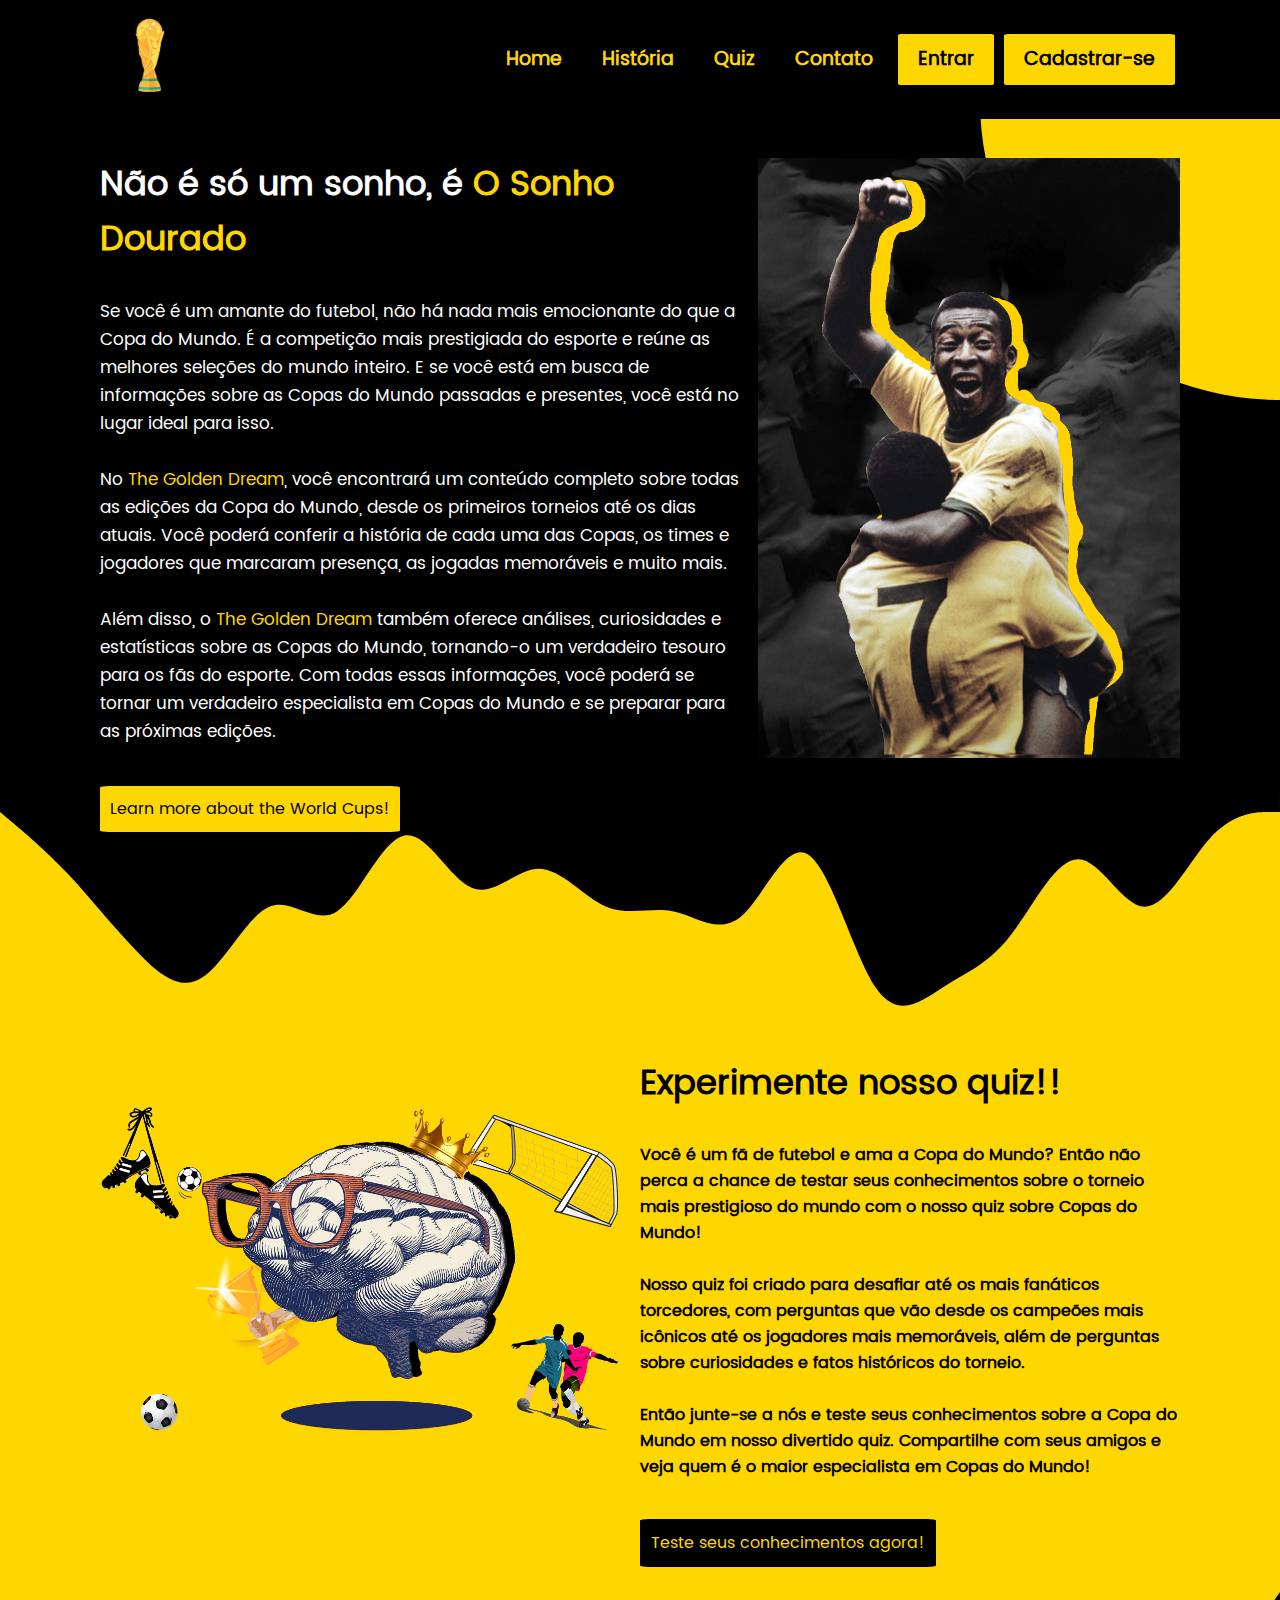
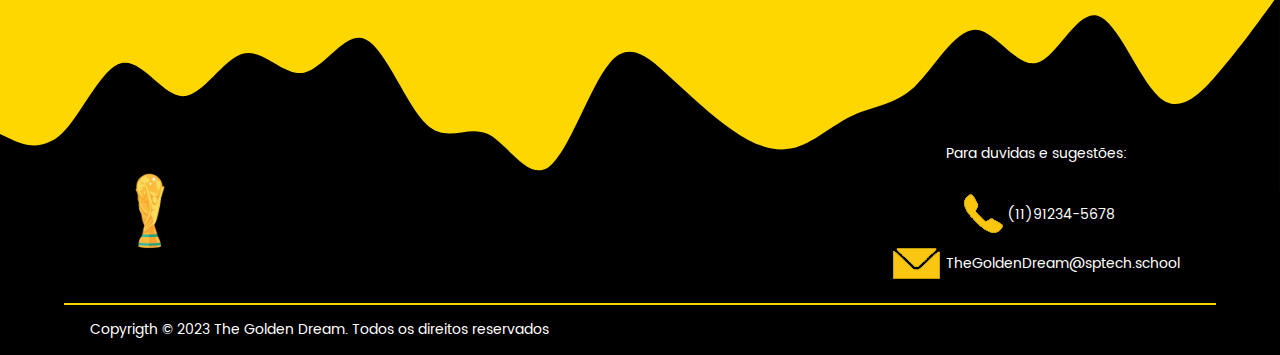
<file: HomePage/index.html>
<!DOCTYPE html>
<html lang="en">

<head>
    <meta charset="UTF-8">
    <meta http-equiv="X-UA-Compatible" content="IE=edge">
    <meta name="viewport" content="width=device-width, initial-scale=1.0">
    <title>The Golden Dream</title>
    <link rel="stylesheet" href="style.css">
</head>

<body>
    <header>
        <div class="logo">
            <a href="#" class="image">
                <img src="./img/logo.png" style="max-width: 100px;">
            </a>
        </div>
        <ul>
            <li><a href="#">Home</a></li>
            <li><a href="#">História</a></li>
            <li><a href="#">Quiz</a></li>
            <li><a href="#">Contato</a></li>
            <li><a href="#" id="Sign_In">Entrar</a>
            <li><a href="#" id="Sign_In">Cadastrar-se</a></li>

        </ul>
    </header>
    <section class="homeContainer">
        <div class="circle"></div>
        <div class="content">
            <div class="textBox">
                <div class="tittle">
                    <h2>Não é só um sonho, é <span>O Sonho Dourado</span></h2>
                </div>
                <div class="body">
                    <p>
                        Se você é um amante do futebol, não há nada mais emocionante do que a Copa do Mundo. É a
                        competição mais prestigiada do esporte e reúne as melhores seleções do mundo inteiro. E se você
                        está em busca de informações sobre as Copas do Mundo passadas e presentes, você está no lugar
                        ideal para isso. <br><br>

                        No <span>The Golden Dream</span>, você encontrará um conteúdo completo sobre todas as edições da
                        Copa do Mundo, desde os primeiros torneios até os dias atuais. Você poderá conferir a história
                        de cada uma das Copas, os times e jogadores que marcaram presença, as jogadas memoráveis e muito
                        mais. <br><br>

                        Além disso, o <span>The Golden Dream</span> também oferece análises, curiosidades e estatísticas
                        sobre as Copas do Mundo, tornando-o um verdadeiro tesouro para os fãs do esporte. Com todas
                        essas informações, você poderá se tornar um verdadeiro especialista em Copas do Mundo e se
                        preparar para as próximas edições. <br>

                    </p>
                </div>
                <div class="button">
                    <a href="#">Learn more about the World Cups!</a>
                </div>
            </div>
            <div class="image"><img src="./img/peléGarricha.png" style="max-height: 600px;">
            </div>
        </div>
    </section>
    <div class="waves">
        <svg xmlns="http://www.w3.org/2000/svg" viewBox="0 0 1440 320">
            <path fill="" fill-opacity="1"
                d="M0,64L12.6,74.7C25.3,85,51,107,76,133.3C101.1,160,126,192,152,218.7C176.8,245,202,267,227,250.7C252.6,235,278,181,303,170.7C328.4,160,354,192,379,176C404.2,160,429,96,455,90.7C480,85,505,139,531,149.3C555.8,160,581,128,606,128C631.6,128,657,160,682,170.7C707.4,181,733,171,758,176C783.2,181,808,203,834,181.3C858.9,160,884,96,909,112C934.7,128,960,224,985,261.3C1010.5,299,1036,277,1061,261.3C1086.3,245,1112,235,1137,202.7C1162.1,171,1187,117,1213,117.3C1237.9,117,1263,171,1288,170.7C1313.7,171,1339,117,1364,90.7C1389.5,64,1415,64,1427,64L1440,64L1440,0L1427.4,0C1414.7,0,1389,0,1364,0C1338.9,0,1314,0,1288,0C1263.2,0,1238,0,1213,0C1187.4,0,1162,0,1137,0C1111.6,0,1086,0,1061,0C1035.8,0,1011,0,985,0C960,0,935,0,909,0C884.2,0,859,0,834,0C808.4,0,783,0,758,0C732.6,0,707,0,682,0C656.8,0,632,0,606,0C581.1,0,556,0,531,0C505.3,0,480,0,455,0C429.5,0,404,0,379,0C353.7,0,328,0,303,0C277.9,0,253,0,227,0C202.1,0,177,0,152,0C126.3,0,101,0,76,0C50.5,0,25,0,13,0L0,0Z">
            </path>
        </svg>
    </div>
    <section class="quizContainer">
        <div class="content">
            <div class="image">
                <img src="./img/shotophop.png" style="max-height: 350px;">
            </div>
            <div class="textBox">
                <div class="tittle">
                    <h2>Experimente nosso quiz!!</h2>
                </div>
                <div class="body">
                    <p>
                        Você é um fã de futebol e ama a Copa do Mundo? Então não perca a chance de testar seus
                        conhecimentos sobre o torneio mais prestigioso do mundo com o nosso quiz sobre Copas do Mundo!
                        <br><br>

                        Nosso quiz foi criado para desafiar até os mais fanáticos torcedores, com perguntas que vão
                        desde os
                        campeões mais icônicos até os jogadores mais memoráveis, além de perguntas sobre curiosidades e
                        fatos históricos do torneio. <br><br>

                        Então junte-se a nós e teste seus conhecimentos sobre a Copa do Mundo em nosso divertido quiz.
                        Compartilhe com seus amigos e veja quem é o maior especialista em Copas do Mundo!
                    </p>
                </div>
                <div class="button">
                    <a href="#">Teste seus conhecimentos agora!</a>
                </div>
            </div>
        </div>
    </section>
    <div class="waves">
        <svg xmlns="http://www.w3.org/2000/svg" viewBox="0 0 1440 320">
            <path fill="000" fill-opacity="1"
                d="M0,224L11.4,229.3C22.9,235,46,245,69,224C91.4,203,114,149,137,144C160,139,183,181,206,181.3C228.6,181,251,139,274,133.3C297.1,128,320,160,343,154.7C365.7,149,389,107,411,117.3C434.3,128,457,192,480,213.3C502.9,235,526,213,549,224C571.4,235,594,277,617,261.3C640,245,663,171,686,144C708.6,117,731,139,754,160C777.1,181,800,203,823,218.7C845.7,235,869,245,891,240C914.3,235,937,213,960,202.7C982.9,192,1006,192,1029,170.7C1051.4,149,1074,107,1097,106.7C1120,107,1143,149,1166,144C1188.6,139,1211,85,1234,90.7C1257.1,96,1280,160,1303,181.3C1325.7,203,1349,181,1371,154.7C1394.3,128,1417,96,1429,80L1440,64L1440,320L1428.6,320C1417.1,320,1394,320,1371,320C1348.6,320,1326,320,1303,320C1280,320,1257,320,1234,320C1211.4,320,1189,320,1166,320C1142.9,320,1120,320,1097,320C1074.3,320,1051,320,1029,320C1005.7,320,983,320,960,320C937.1,320,914,320,891,320C868.6,320,846,320,823,320C800,320,777,320,754,320C731.4,320,709,320,686,320C662.9,320,640,320,617,320C594.3,320,571,320,549,320C525.7,320,503,320,480,320C457.1,320,434,320,411,320C388.6,320,366,320,343,320C320,320,297,320,274,320C251.4,320,229,320,206,320C182.9,320,160,320,137,320C114.3,320,91,320,69,320C45.7,320,23,320,11,320L0,320Z">
            </path>
        </svg>
    </div>
    <footer>
        <div class="main">
            <div class="logo"><img src="./img/logo.png" style="width: 100px;"></div>
            <div class="contact">
                <div class="way">Para duvidas e sugestões: <br><br></div>
                <div class="way"><img src="./img/Phone.png">(11)91234-5678</div>
                <div class="way"><img src="./img/Envelope.png"
                style="margin-right: 5px;">TheGoldenDream@sptech.school</div>
            </div>
        </div>
        <div class="separator">
            <div class="sep"></div>
        </div>
        <div class="copyright">Copyrigth © 2023 The Golden Dream. Todos os direitos reservados</div>
    </footer>
</body>

</html>
</file>
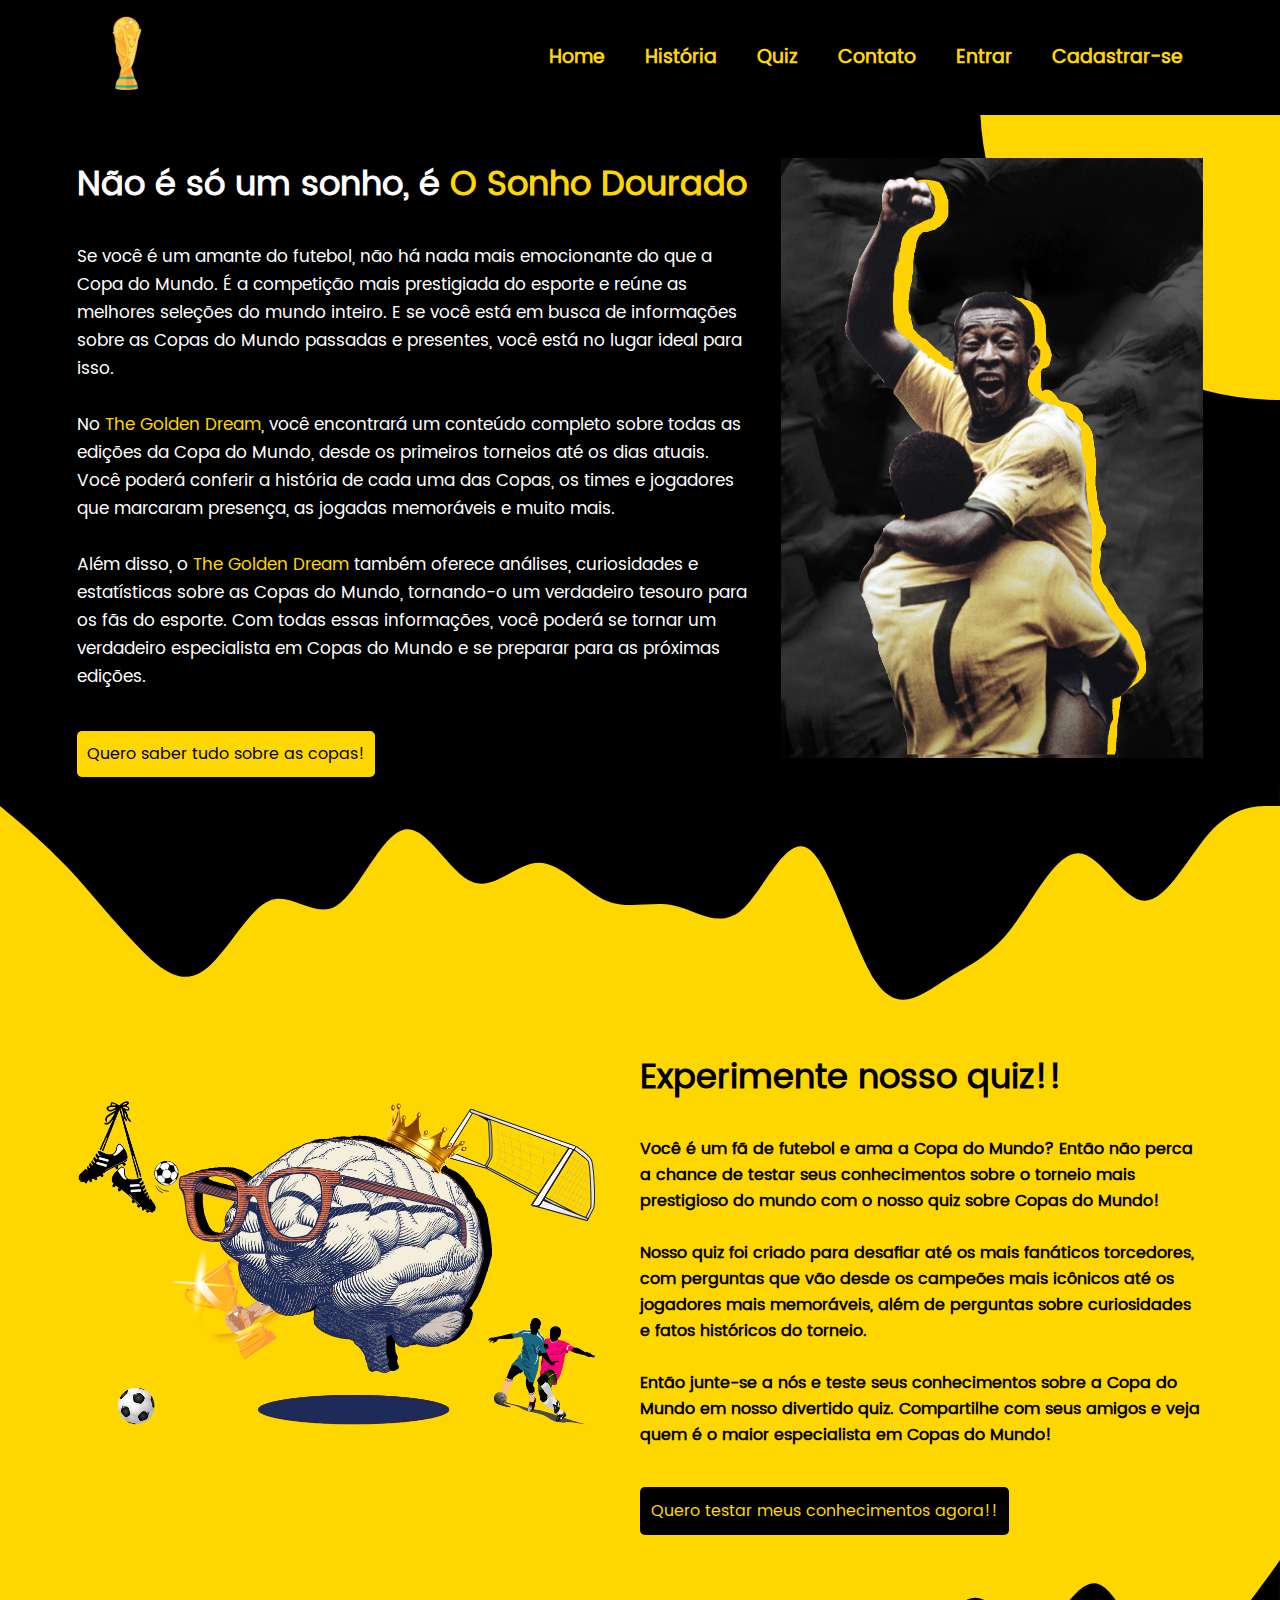
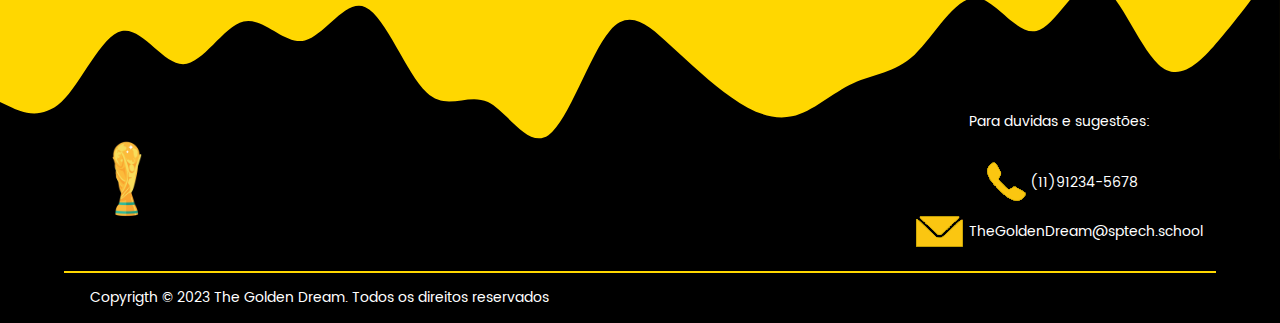
<file: TheGoldenDream/site/public/Inicial.html>
<!DOCTYPE html>
<html lang="en">

<head>
    <meta charset="UTF-8">
    <meta http-equiv="X-UA-Compatible" content="IE=edge">
    <meta name="viewport" content="width=device-width, initial-scale=1.0">
    <title>The Golden Dream</title>
    <link rel="stylesheet" href="./css/styleInicial.css">
</head>

<body>
    <header>
        <div class="logo">
            <a href="#" class="image">
                <img src="./assets/img/logo.png" style="max-width: 100px;">
            </a>
        </div>
        <ul>
            <li><a href="#">Home</a></li>
            <li><a href="#">História</a></li>
            <li><a href="#">Quiz</a></li>
            <li><a href="#">Contato</a></li>
            <li><a href="./Login.html" id="Sign_In">Entrar</a>
            <li><a href="./cadastro.html" id="Sign_In">Cadastrar-se</a></li>

        </ul>
    </header>
    <section class="homeContainer">
        <div class="circle"></div>
        <div class="content">
            <div class="textBox">
                <div class="tittle">
                    <h2>Não é só um sonho, é <span>O Sonho Dourado</span></h2>
                </div>
                <div class="body">
                    <p>
                        Se você é um amante do futebol, não há nada mais emocionante do que a Copa do Mundo. É a
                        competição mais prestigiada do esporte e reúne as melhores seleções do mundo inteiro. E se você
                        está em busca de informações sobre as Copas do Mundo passadas e presentes, você está no lugar
                        ideal para isso. <br><br>

                        No <span>The Golden Dream</span>, você encontrará um conteúdo completo sobre todas as edições da
                        Copa do Mundo, desde os primeiros torneios até os dias atuais. Você poderá conferir a história
                        de cada uma das Copas, os times e jogadores que marcaram presença, as jogadas memoráveis e muito
                        mais. <br><br>

                        Além disso, o <span>The Golden Dream</span> também oferece análises, curiosidades e estatísticas
                        sobre as Copas do Mundo, tornando-o um verdadeiro tesouro para os fãs do esporte. Com todas
                        essas informações, você poderá se tornar um verdadeiro especialista em Copas do Mundo e se
                        preparar para as próximas edições. <br>

                    </p>
                </div>
                <div class="button">
                    <a href="#">Quero saber tudo sobre as copas!</a>
                </div>
            </div>
            <div class="image"><img src="./assets/img/peléGarricha.png" style="max-height: 600px;">
            </div>
        </div>
    </section>
    <div class="waves">
        <svg xmlns="http://www.w3.org/2000/svg" viewBox="0 0 1440 320">
            <path fill="" fill-opacity="1"
                d="M0,64L12.6,74.7C25.3,85,51,107,76,133.3C101.1,160,126,192,152,218.7C176.8,245,202,267,227,250.7C252.6,235,278,181,303,170.7C328.4,160,354,192,379,176C404.2,160,429,96,455,90.7C480,85,505,139,531,149.3C555.8,160,581,128,606,128C631.6,128,657,160,682,170.7C707.4,181,733,171,758,176C783.2,181,808,203,834,181.3C858.9,160,884,96,909,112C934.7,128,960,224,985,261.3C1010.5,299,1036,277,1061,261.3C1086.3,245,1112,235,1137,202.7C1162.1,171,1187,117,1213,117.3C1237.9,117,1263,171,1288,170.7C1313.7,171,1339,117,1364,90.7C1389.5,64,1415,64,1427,64L1440,64L1440,0L1427.4,0C1414.7,0,1389,0,1364,0C1338.9,0,1314,0,1288,0C1263.2,0,1238,0,1213,0C1187.4,0,1162,0,1137,0C1111.6,0,1086,0,1061,0C1035.8,0,1011,0,985,0C960,0,935,0,909,0C884.2,0,859,0,834,0C808.4,0,783,0,758,0C732.6,0,707,0,682,0C656.8,0,632,0,606,0C581.1,0,556,0,531,0C505.3,0,480,0,455,0C429.5,0,404,0,379,0C353.7,0,328,0,303,0C277.9,0,253,0,227,0C202.1,0,177,0,152,0C126.3,0,101,0,76,0C50.5,0,25,0,13,0L0,0Z">
            </path>
        </svg>
    </div>
    <section class="quizContainer">
        <div class="content">
            <div class="image">
                <img src="./assets/img/shotophop.png" style="max-height: 350px;">
            </div>
            <div class="textBox">
                <div class="tittle">
                    <h2>Experimente nosso quiz!!</h2>
                </div>
                <div class="body">
                    <p>
                        Você é um fã de futebol e ama a Copa do Mundo? Então não perca a chance de testar seus
                        conhecimentos sobre o torneio mais prestigioso do mundo com o nosso quiz sobre Copas do Mundo!
                        <br><br>

                        Nosso quiz foi criado para desafiar até os mais fanáticos torcedores, com perguntas que vão
                        desde os
                        campeões mais icônicos até os jogadores mais memoráveis, além de perguntas sobre curiosidades e
                        fatos históricos do torneio. <br><br>

                        Então junte-se a nós e teste seus conhecimentos sobre a Copa do Mundo em nosso divertido quiz.
                        Compartilhe com seus amigos e veja quem é o maior especialista em Copas do Mundo!
                    </p>
                </div>
                <div class="button">
                    <a href="#">Quero testar meus conhecimentos agora!!</a>
                </div>
            </div>
        </div>
    </section>
    <div class="waves">
        <svg xmlns="http://www.w3.org/2000/svg" viewBox="0 0 1440 320">
            <path fill="000" fill-opacity="1"
                d="M0,224L11.4,229.3C22.9,235,46,245,69,224C91.4,203,114,149,137,144C160,139,183,181,206,181.3C228.6,181,251,139,274,133.3C297.1,128,320,160,343,154.7C365.7,149,389,107,411,117.3C434.3,128,457,192,480,213.3C502.9,235,526,213,549,224C571.4,235,594,277,617,261.3C640,245,663,171,686,144C708.6,117,731,139,754,160C777.1,181,800,203,823,218.7C845.7,235,869,245,891,240C914.3,235,937,213,960,202.7C982.9,192,1006,192,1029,170.7C1051.4,149,1074,107,1097,106.7C1120,107,1143,149,1166,144C1188.6,139,1211,85,1234,90.7C1257.1,96,1280,160,1303,181.3C1325.7,203,1349,181,1371,154.7C1394.3,128,1417,96,1429,80L1440,64L1440,320L1428.6,320C1417.1,320,1394,320,1371,320C1348.6,320,1326,320,1303,320C1280,320,1257,320,1234,320C1211.4,320,1189,320,1166,320C1142.9,320,1120,320,1097,320C1074.3,320,1051,320,1029,320C1005.7,320,983,320,960,320C937.1,320,914,320,891,320C868.6,320,846,320,823,320C800,320,777,320,754,320C731.4,320,709,320,686,320C662.9,320,640,320,617,320C594.3,320,571,320,549,320C525.7,320,503,320,480,320C457.1,320,434,320,411,320C388.6,320,366,320,343,320C320,320,297,320,274,320C251.4,320,229,320,206,320C182.9,320,160,320,137,320C114.3,320,91,320,69,320C45.7,320,23,320,11,320L0,320Z">
            </path>
        </svg>
    </div>
    <footer>
        <div class="main">
            <div class="logo"><a href="#"><img src="./assets/img/logo.png" style="width: 100px;"></a></div>
            <div class="contact">
                <div class="way">Para duvidas e sugestões: <br><br></div>
                <div class="way"><img src="./assets/img/Phone.png">(11)91234-5678</div>
                <div class="way"><img src="./assets/img/Envelope.png"
                style="margin-right: 5px;">TheGoldenDream@sptech.school</div>
            </div>
        </div>
        <div class="separator">
            <div class="sep"></div>
        </div>
        <div class="copyright">Copyrigth © 2023 The Golden Dream. Todos os direitos reservados</div>
    </footer>
</body>

</html>
</file>
<file: HomePage/style.css>
@font-face {
    font-family: Poppins;
    src: url(./font/Poppins-Regular.ttf);
}

@font-face {
    font-family: Poppins-bold;
    src: url(./font/Poppins-Bold.ttf);
}

*{
    margin: 0;
    padding: 0;
    box-sizing: border-box;
    font-family: 'Poppins';
    scroll-behavior: smooth;
}

body{
    background-color: black;
    height: 100vh;
    width: 100vw;
    overflow-x: hidden;
}
header{
    display: flex;
    align-items: center;
    justify-content: space-between;
    padding: 15px 100px;
    min-width: 100%;
    height: fit-content;
    background-color: black;
    position: fixed;
    top: 0;
    left: 0;
    z-index: 999;
}
header ul {
    display: flex;
}

header ul li {
    list-style: none;
}

header ul li a{
    display: inline-block;
    color: gold;
    font-size: 1.2em;
    font-weight: 600;
    text-decoration: none;
    padding: 10px 20px;
}
header ul li :hover{
    /* transform: translateY(-5%); */
    transform: scale(1.1);
    transition: 0.5s;
    color: white;
}
header ul li #Sign_In{
    display: inline-block;
    color: black;
    font-size: 1.2em;
    font-weight: 600;
    text-decoration: none;
    padding: 10px 20px;
    background-color: gold;
    border-radius: 3%;
    margin: 0 5px;
}

.logo .image img:hover{
    transform: rotate(360deg);
    transition: 1s;
}



.homeContainer{
    height: fit-content;
    width: 100%;
    display: flex;
    justify-content: center;
    background-color: black;
    padding-top: 3%;
    
}

.homeContainer .content{
    display: flex;
    height: fit-content;
    max-width: 100%;
    padding: 0 100px;
    justify-content: space-between;
    padding-bottom: 8%;
}
.homeContainer .content .textBox{
    position: relative;
    max-width: 60%;
    height: fit-content;
    top: 120px;
}

.homeContainer .content .textBox .tittle{
    padding-bottom: 30px;
}

.homeContainer .content .textBox .tittle h2{
    font-size: 2.1em;
    color: white;
}

.homeContainer .content .textBox .tittle span{
    color: #ffd700;
}

.homeContainer .content .textBox .body p{
    font-size: 1.05em;
    color: white;
    font-weight: 100;
}
.homeContainer .content .textBox .body span{
    color: #ffd700;
}

.homeContainer .content .textBox .button a{
    position: relative;
    text-decoration: none;
    color: black;
    padding: 10px 10px;
    background-color: gold;
    top: 50px;
    border-radius: 3%;
}
.button:hover{
    transform: translateY(-20%);
    transition: 0.5s;
}

.homeContainer .content .image {
    position: relative;
    max-width: 40%;
    height: fit-content;
    top: 120px;
}
.image:hover{
    transform: scale(1.05);
    transition: 0.5s;
}

.circle{
    position: absolute;
    top: 0;
    left: 0;
    width: 100%;
    height: 100%;
    background-color: gold;
    clip-path: circle(300px at right 100px);
}

.quizContainer{
    height: fit-content;
    width: 100%;
    background-color: #ffd700;
    margin-top: -20%;
    padding-top: 20%;
    margin-bottom: -20%;
    padding-bottom: 15%;
    justify-content: center;
    display: flex;
}

.quizContainer .content{
    display: flex;
    height: fit-content;
    max-width: 100%;
    padding: 0 100px;
    justify-content: space-between;
    padding-bottom: 8%;
}

.quizContainer .content .image{
    position: relative;
    height: fit-content;
    top: 60px;
}

.quizContainer .content .textBox{
    position: relative;
    max-width: 50%;
    height: fit-content;
    top: 10px;
}


.quizContainer .content .textBox .body p{
    color: black;
    font-size: 1em;
    font-weight: 600;
}

.quizContainer .content .textBox .tittle{
    padding-bottom: 30px;
}

.quizContainer .content .textBox .tittle h2{
    font-size: 2.1em;
    color: black;
    font-weight: 900;
}

/* .quizContainer .content .image:hover{
    transform: scale(1.05);
    transition: 0.5s;
} */

.quizContainer .content .textBox .button a{
    position: relative;
    text-decoration: none;
    color: #ffd700;
    padding: 11px 11px;
    background-color: black;
    top: 50px;
    border-radius: 3%;
}

footer{
    width: 100%;
    height: fit-content;
    display: flex;
    flex-direction: column;
}

footer .main{
    display: flex;
    justify-content: space-between;
    padding: 15px 100px;
    align-items: center;
    margin-top: -100px;
}

footer .main .contact{
    text-align: center;
    color: white;
    justify-content: center;
    align-items: center;
}

footer .main .contact .way{
    display: flex;
    align-items: center;
    justify-content: center;
    font-size: 0.9em;
}

footer .separator{
    display: flex;
    align-items: center;
    justify-content: center;
    width: 100%;
    height: fit-content;
}

footer .separator .sep {
    height: 2px;
    width:90%;
    background-color: gold;
}

footer .copyright {
    color: white;
    margin: 1% 7%;
    font-size: 0.9em;
}
</file>
<file: TheGoldenDream/site/public/css/styleInicial.css>
@font-face {
    font-family: Poppins;
    src: url(../assets/font/Poppins-Regular.ttf);
}

@font-face {
    font-family: Poppins-bold;
    src: url(../assets/font/Poppins-Bold.ttf);
}

html{
    scroll-behavior: smooth;
}

*{
    margin: 0;
    padding: 0;
    box-sizing: border-box;
    font-family: 'Poppins';
}

body{
    background-color: black;
    height: 100vh;
    width: 100vw;
    overflow-x: hidden;
}
header{
    display: flex;
    align-items: center;
    justify-content: space-between;
    padding: 1% 6%;
    min-width: 100%;
    height: fit-content;
    background-color: black;
    position: fixed;
    top: 0;
    left: 0;
    z-index: 999;
}
header ul {
    display: flex;
}

header ul li {
    list-style: none;
}

header ul li a{
    display: inline-block;
    color: gold;
    font-size: 1.2em;
    font-weight: 600;
    text-decoration: none;
    padding: 10px 20px;
}
header ul li :hover{
    /* transform: translateY(-5%); */
    transform: scale(1.1);
    transition: 0.5s;
    color: white;
}
header ul li .Sign_In{
    display: inline-block;
    color: black;
    font-size: 1.2em;
    font-weight: 600;
    text-decoration: none;
    padding: 10px 20px;
    background-color: gold;
    border-radius: 3%;
    margin: 0 5px;
}

.logo .image img:hover{
    transform: rotate(360deg);
    transition: 1s;
}



.homeContainer{
    height: fit-content;
    width: 100%;
    background-color: black;
    padding-top: 3%;
    display: flex;
    justify-content: center;
    
}

.homeContainer .content{
    display: flex;
    height: fit-content;
    width: fit-content;
    padding: 0 6%;
    justify-content: space-between;
    padding-bottom: 8%;
}
.homeContainer .content .textBox{
    position: relative;
    max-width: 60%;
    height: fit-content;
    top: 120px;
}

.homeContainer .content .textBox .tittle{
    padding-bottom: 30px;
}

.homeContainer .content .textBox .tittle h2{
    font-size: 2.1em;
    color: white;
}

.homeContainer .content .textBox .tittle span{
    color: #ffd700;
}

.homeContainer .content .textBox .body p{
    font-size: 1.05em;
    color: white;
    font-weight: 100;
}
.homeContainer .content .textBox .body span{
    color: #ffd700;
}

.homeContainer .content .textBox .button a{
    position: relative;
    text-decoration: none;
    color: black;
    padding: 10px 10px;
    background-color: gold;
    top: 50px;
    border-radius: 5px;
}
.button:hover{
    transform: translateY(-20%);
    transition: 0.5s;
}

.homeContainer .content .image {
    position: relative;
    max-width: 40%;
    height: fit-content;
    top: 120px;
}
.image:hover{
    transform: scale(1.05);
    transition: 0.5s;
}

.circle{
    position: absolute;
    top: 0;
    left: 0;
    width: 100%;
    height: 100%;
    background-color: gold;
    clip-path: circle(300px at right 100px);
}

.quizContainer{
    height: fit-content;
    width: 100%;
    background-color: #ffd700;
    margin-top: -20%;
    padding-top: 20%;
    margin-bottom: -20%;
    padding-bottom: 15%;
    display: flex;
    justify-content: center;
}

.quizContainer .content{
    display: flex;
    height: fit-content;
    width: fit-content;
    padding: 0 6%;
    justify-content: space-between;
    padding-bottom: 8%;
}

.quizContainer .content .image{
    position: relative;
    height: fit-content;
    top: 60px;
}

.quizContainer .content .textBox{
    position: relative;
    max-width: 50%;
    height: fit-content;
    top: 10px;
}


.quizContainer .content .textBox .body p{
    color: black;
    font-size: 1em;
    font-weight: 600;
}

.quizContainer .content .textBox .tittle{
    padding-bottom: 30px;
}

.quizContainer .content .textBox .tittle h2{
    font-size: 2.1em;
    color: black;
    font-weight: 900;
}

/* .quizContainer .content .image:hover{
    transform: scale(1.05);
    transition: 0.5s;
} */

.quizContainer .content .textBox .button a{
    position: relative;
    text-decoration: none;
    color: #ffd700;
    padding: 11px 11px;
    background-color: black;
    top: 50px;
    border-radius: 5px;
}

footer{
    width: 100%;
    height: fit-content;
    display: flex;
    flex-direction: column;
}

footer .main{
    display: flex;
    justify-content: space-between;
    padding: 15px 6%;
    align-items: center;
    margin-top: -100px;
}

footer .main .contact{
    text-align: center;
    color: white;
    justify-content: center;
    align-items: center;
}

footer .main .contact .way{
    display: flex;
    align-items: center;
    justify-content: center;
    font-size: 0.9em;
}

footer .separator{
    display: flex;
    align-items: center;
    justify-content: center;
    width: 100%;
    height: fit-content;
}

footer .separator .sep {
    height: 2px;
    width:90%;
    background-color: gold;
}

footer .copyright {
    color: white;
    margin: 1% 7%;
    font-size: 0.9em;
}

#perfil{
    display: none;
}

#logout{
    display: none;
}
</file>
